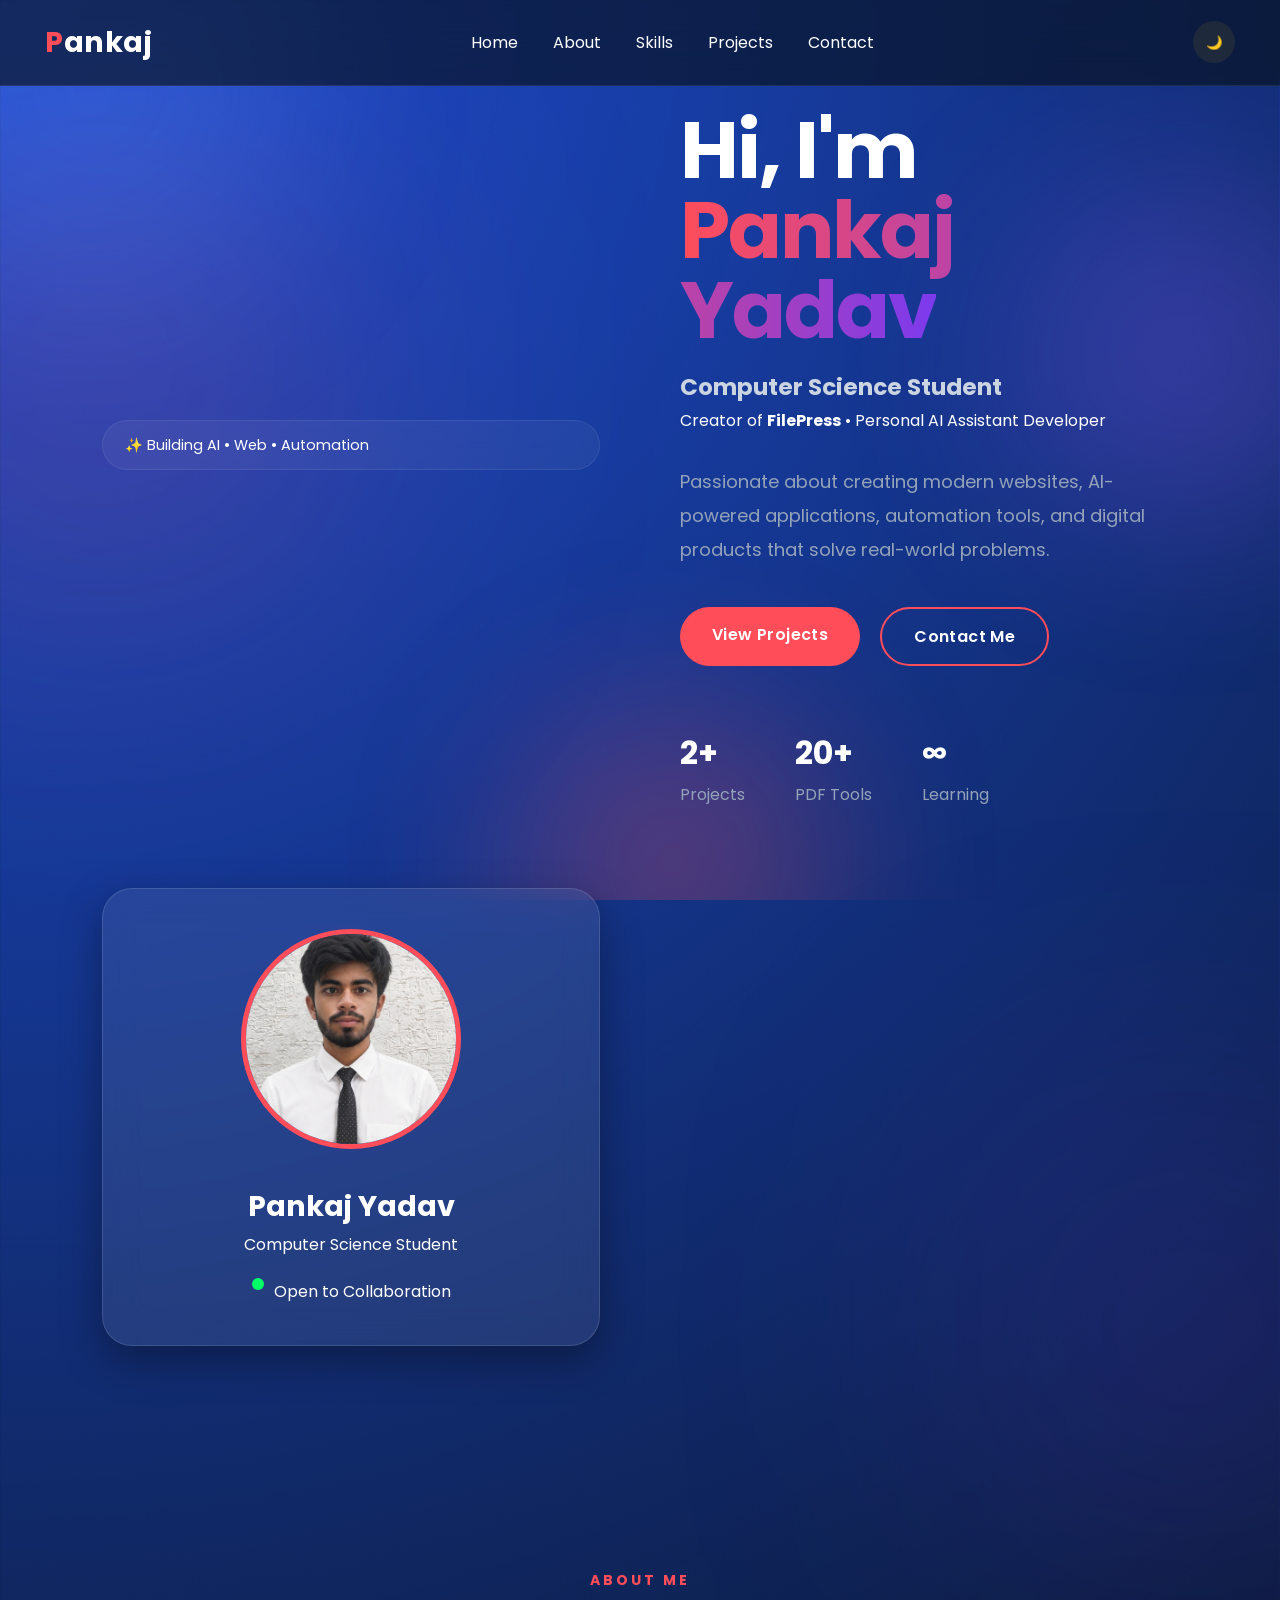
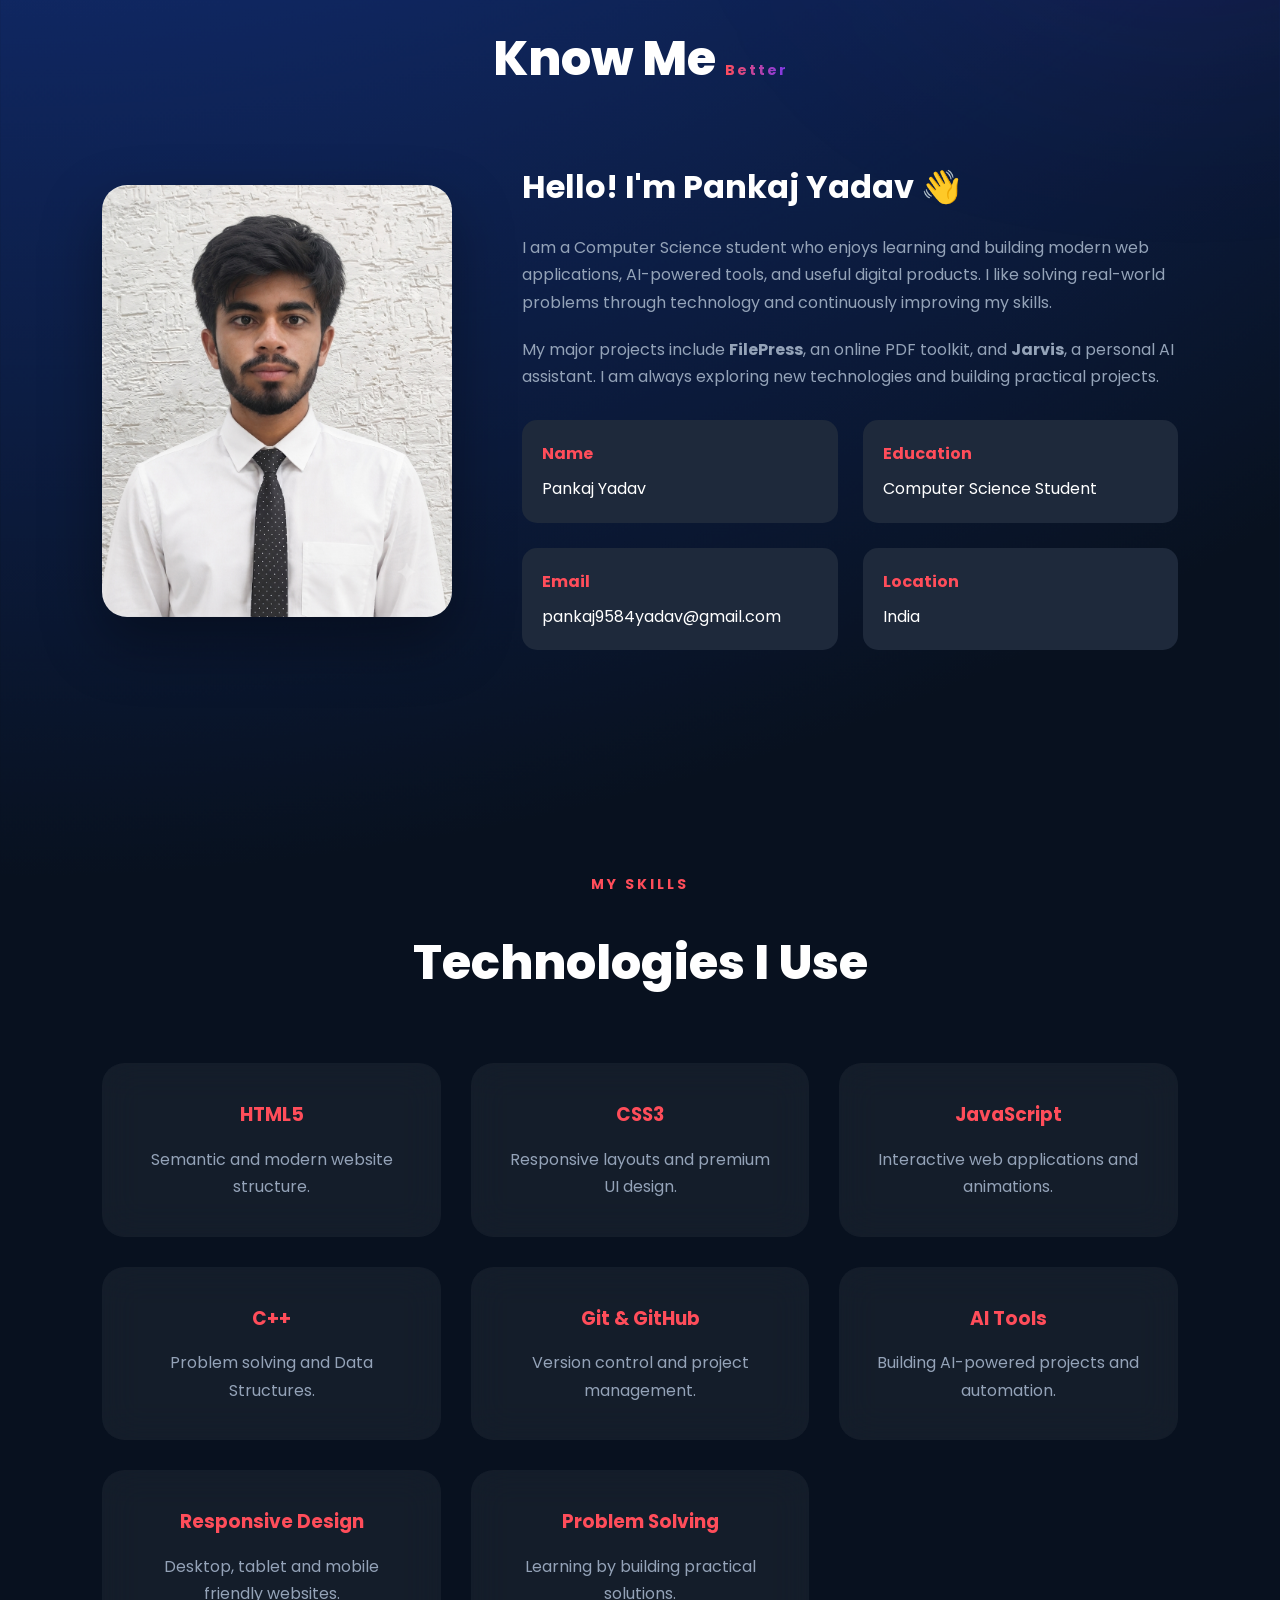
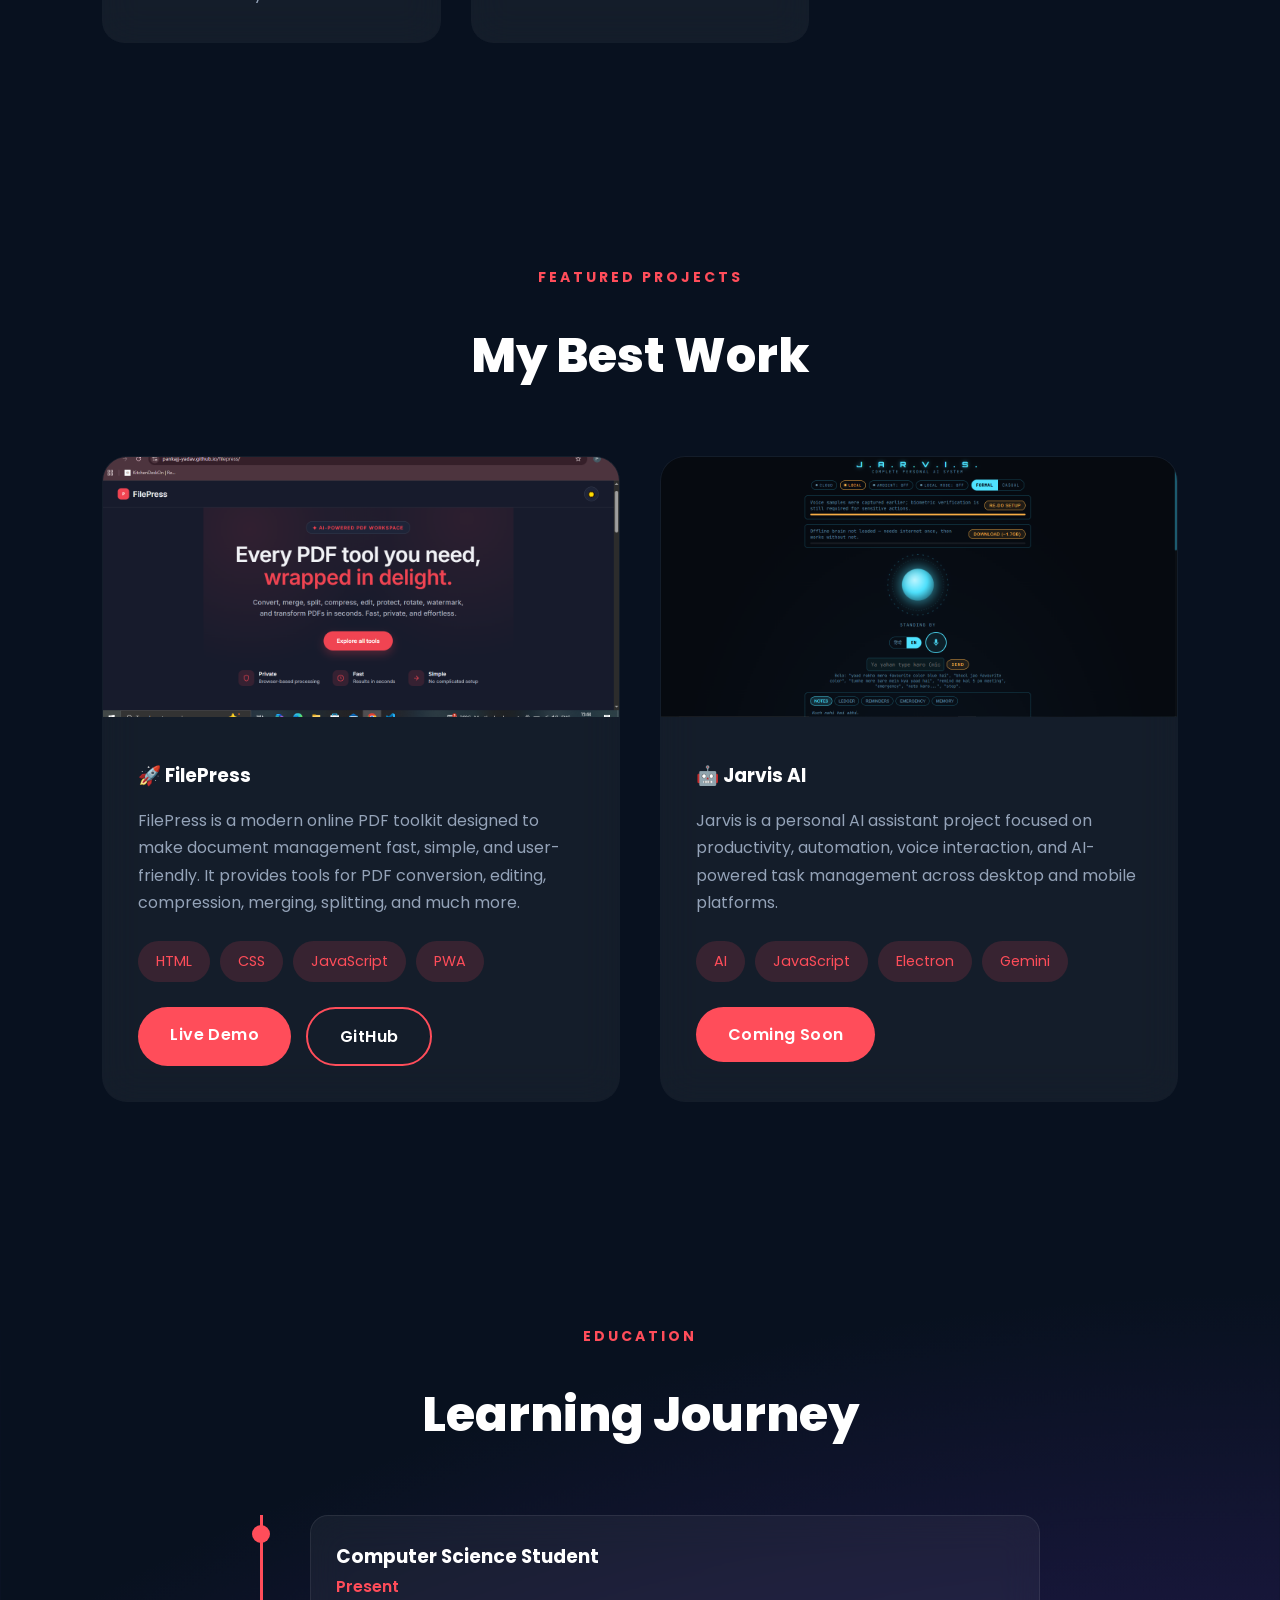
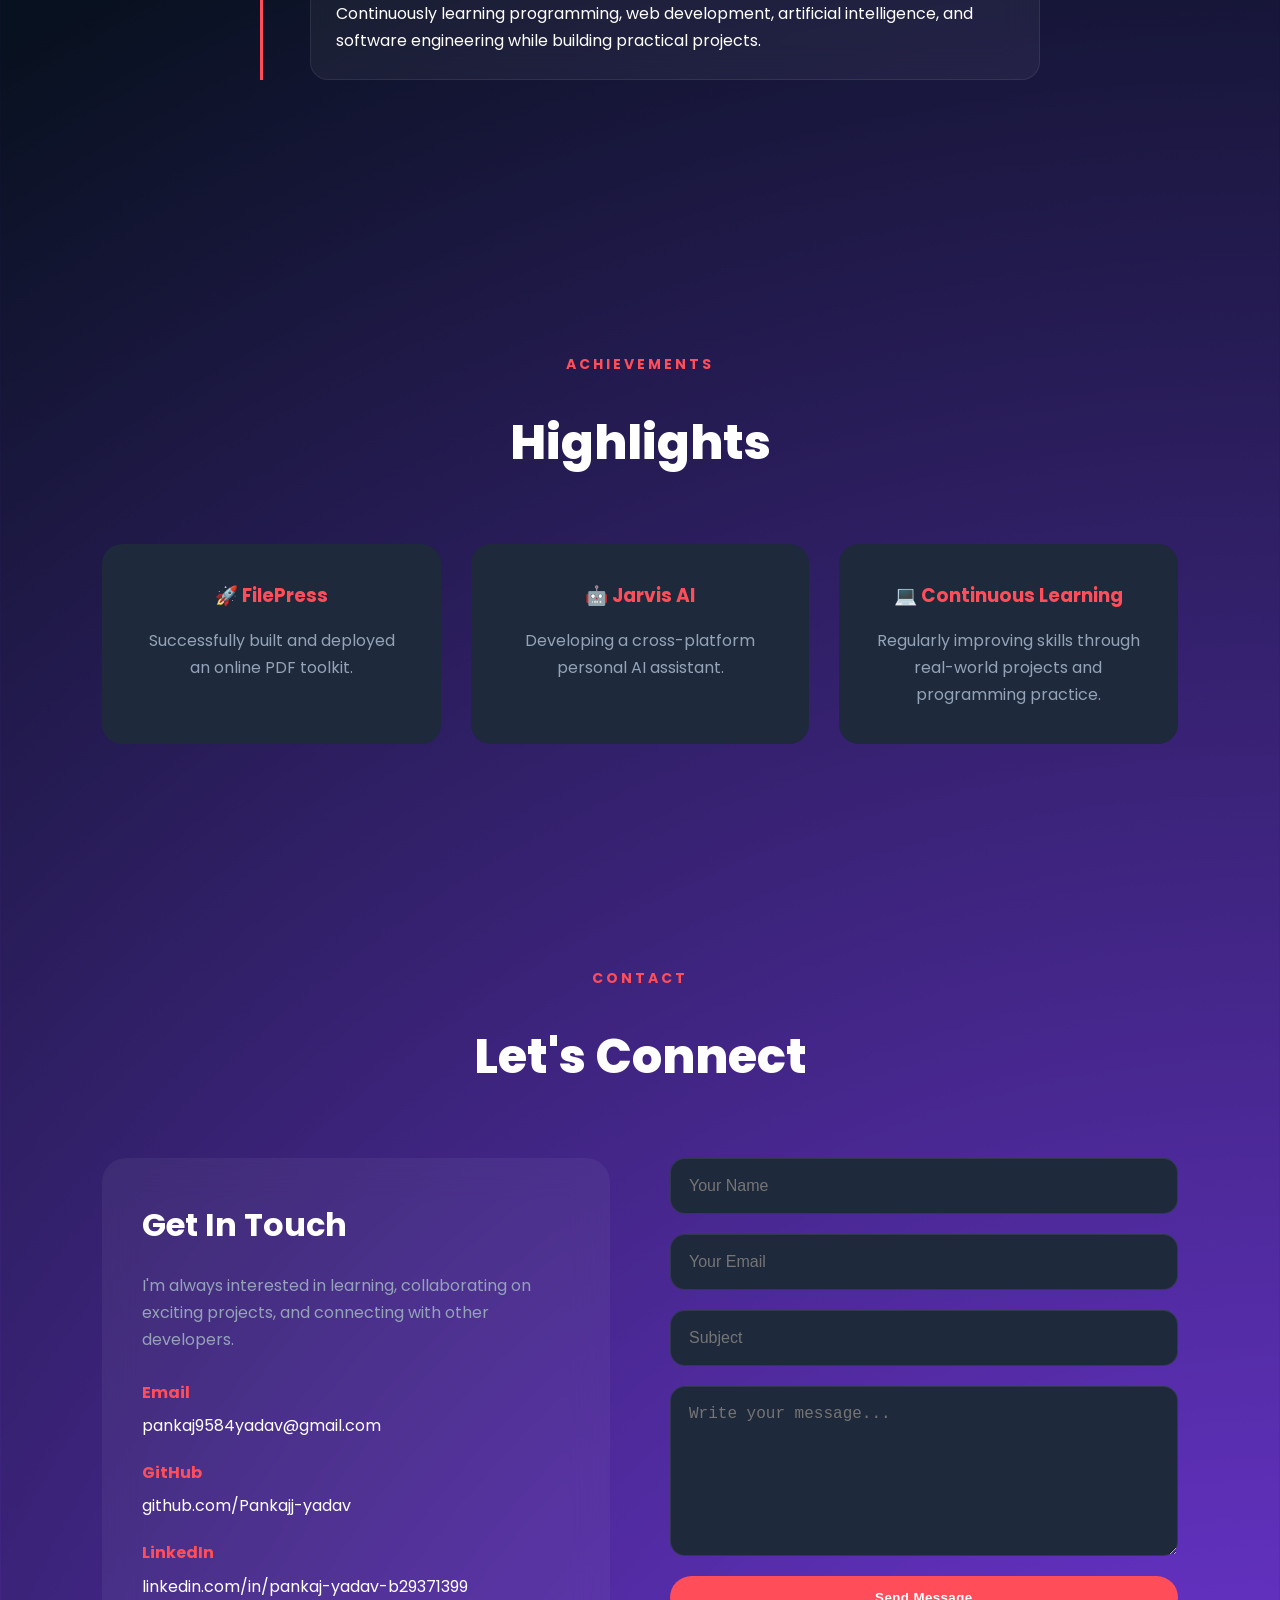
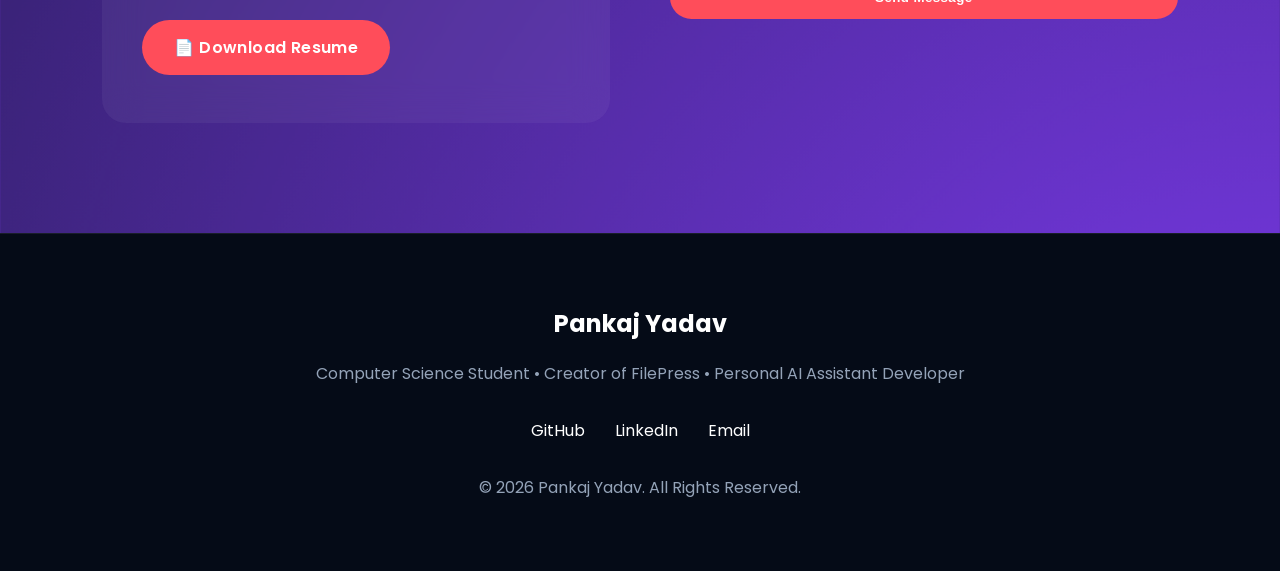
<file: index.html>
<!DOCTYPE html>
<html lang="en">

<head>
    <meta charset="UTF-8">
    <meta name="viewport" content="width=device-width, initial-scale=1.0">
    <link rel="icon" href="assets/favicon.png" type="image/png">

    <title>Pankaj Yadav | Portfolio</title>

    <meta name="description"
        content="Official portfolio of Pankaj Yadav - Computer Science Student, Creator of FilePress and Personal AI Assistant Developer.">

    <meta name="keywords" content="Pankaj Yadav, Portfolio, FilePress, AI, Web Developer, Computer Science Student">

    <meta name="author" content="Pankaj Yadav">

    <link rel="stylesheet" href="style.css">

    <link rel="icon" href="assets/favicon.png">

    <link rel="preconnect" href="https://fonts.googleapis.com">

    <link rel="preconnect" href="https://fonts.gstatic.com" crossorigin>

    <link href="https://fonts.googleapis.com/css2?family=Poppins:wght@300;400;500;600;700;800&display=swap"
        rel="stylesheet">
</head>

<body>
    <div class="bg-animation">
        <div class="blob blob1"></div>
        <div class="blob blob2"></div>
        <div class="blob blob3"></div>
    </div>

    <!--==================== NAVBAR ====================-->

    <header class="header">

        <nav class="navbar">

            <a href="#" class="logo">

                <span>P</span>ankaj

            </a>

            <ul class="nav-links">

                <li><a href="#home">Home</a></li>

                <li><a href="#about">About</a></li>

                <li><a href="#skills">Skills</a></li>

                <li><a href="#projects">Projects</a></li>

                <li><a href="#contact">Contact</a></li>

            </ul>

            <div class="nav-right">

                <button id="theme-toggle">

                    🌙

                </button>

                <div class="menu-btn">

                    ☰

                </div>

            </div>

        </nav>

    </header>

    <!--==================== HERO ====================-->

    <section class="hero" id="home">
        <div class="hero-badge">
            ✨ Building AI • Web • Automation
        </div>
        <div class="hero-left">


            <h1>
                Hi, I'm<br>
                <span>Pankaj Yadav</span>
            </h1>
            <h2>

                Computer Science Student

            </h2>

            <p>

                Creator of <strong>FilePress</strong> •
                Personal AI Assistant Developer

            </p>

            <p class="hero-description">

                Passionate about creating modern websites,
                AI-powered applications, automation tools,
                and digital products that solve real-world problems.

            </p>

            <div class="hero-buttons">

                <a href="#projects" class="primary-btn">

                    View Projects

                </a>

                <a href="#contact" class="secondary-btn">

                    Contact Me

                </a>

            </div>

            <div class="hero-stats">

                <div>

                    <h3>2+</h3>

                    <span>Projects</span>

                </div>

                <div>

                    <h3>20+</h3>

                    <span>PDF Tools</span>

                </div>

                <div>

                    <h3>∞</h3>

                    <span>Learning</span>

                </div>

            </div>

        </div>

        <div class="hero-right">

            <div class="profile-card">

                <img src="assets/profile.jpg" alt="Pankaj Yadav">

                <h3>Pankaj Yadav</h3>

                <p>Computer Science Student</p>

                <div class="status">

                    <span class="dot"></span>

                    Open to Collaboration

                </div>

            </div>

        </div>

    </section>


    <!-- ================= ABOUT ================= -->

    <section class="about section" id="about">

        <div class="section-title">

            <span>ABOUT ME</span>

            <h2>
                Know Me <span>Better</span>
            </h2>

        </div>
        <div class="about-container">

            <div class="about-image">

                <img src="assets/profile.jpg" alt="Pankaj Yadav">

            </div>

            <div class="about-content">

                <h3>Hello! I'm Pankaj Yadav 👋</h3>

                <p>

                    I am a Computer Science student who enjoys learning and building
                    modern web applications, AI-powered tools, and useful digital
                    products. I like solving real-world problems through technology
                    and continuously improving my skills.

                </p>

                <p>

                    My major projects include <strong>FilePress</strong>, an online
                    PDF toolkit, and <strong>Jarvis</strong>, a personal AI assistant.
                    I am always exploring new technologies and building practical
                    projects.

                </p>

                <div class="about-info">

                    <div>

                        <strong>Name</strong>

                        <span>Pankaj Yadav</span>

                    </div>

                    <div>

                        <strong>Education</strong>

                        <span>Computer Science Student</span>

                    </div>

                    <div>

                        <strong>Email</strong>

                        <span>pankaj9584yadav@gmail.com</span>

                    </div>

                    <div>

                        <strong>Location</strong>

                        <span>India</span>

                    </div>

                </div>

            </div>

        </div>

    </section>





    <!-- ================= SKILLS ================= -->

    <section class="skills section" id="skills">

        <div class="section-title">

            <span>MY SKILLS</span>

            <h2>Technologies I Use</h2>

        </div>

        <div class="skills-grid">

            <div class="skill-card">

                <h3>HTML5</h3>

                <p>Semantic and modern website structure.</p>

            </div>

            <div class="skill-card">

                <h3>CSS3</h3>

                <p>Responsive layouts and premium UI design.</p>

            </div>

            <div class="skill-card">

                <h3>JavaScript</h3>

                <p>Interactive web applications and animations.</p>

            </div>

            <div class="skill-card">

                <h3>C++</h3>

                <p>Problem solving and Data Structures.</p>

            </div>

            <div class="skill-card">

                <h3>Git & GitHub</h3>

                <p>Version control and project management.</p>

            </div>

            <div class="skill-card">

                <h3>AI Tools</h3>

                <p>Building AI-powered projects and automation.</p>

            </div>

            <div class="skill-card">

                <h3>Responsive Design</h3>

                <p>Desktop, tablet and mobile friendly websites.</p>

            </div>

            <div class="skill-card">

                <h3>Problem Solving</h3>

                <p>Learning by building practical solutions.</p>

            </div>

        </div>

    </section>
    <!-- ================= PROJECTS ================= -->

    <section class="projects section" id="projects">

        <div class="section-title">

            <span>FEATURED PROJECTS</span>

            <h2>My Best Work</h2>

        </div>

        <div class="projects-grid">

            <!-- FilePress -->

            <div class="project-card">

                <img src="assets/filepress.png" alt="FilePress">

                <div class="project-content">

                    <h3>🚀 FilePress</h3>

                    <p>

                        FilePress is a modern online PDF toolkit designed to make
                        document management fast, simple, and user-friendly. It
                        provides tools for PDF conversion, editing, compression,
                        merging, splitting, and much more.

                    </p>

                    <div class="project-tags">

                        <span>HTML</span>

                        <span>CSS</span>

                        <span>JavaScript</span>

                        <span>PWA</span>

                    </div>

                    <div class="project-buttons">

                        <a href="https://pankajj-yadav.github.io/filepress/" target="_blank" class="primary-btn">

                            Live Demo

                        </a>

                        <a href="https://github.com/Pankajj-yadav" target="_blank" class="secondary-btn">

                            GitHub

                        </a>

                    </div>

                </div>

            </div>



            <!-- Jarvis -->

            <div class="project-card">

                <img src="assets/jarvis.png" alt="Jarvis AI">

                <div class="project-content">

                    <h3>🤖 Jarvis AI</h3>

                    <p>

                        Jarvis is a personal AI assistant project focused on
                        productivity, automation, voice interaction, and AI-powered
                        task management across desktop and mobile platforms.

                    </p>

                    <div class="project-tags">

                        <span>AI</span>

                        <span>JavaScript</span>

                        <span>Electron</span>

                        <span>Gemini</span>

                    </div>

                    <div class="project-buttons">

                        <a href="#" class="primary-btn">

                            Coming Soon

                        </a>

                    </div>

                </div>

            </div>

        </div>

    </section>



    <!-- ================= EDUCATION ================= -->

    <section class="education section" id="education">

        <div class="section-title">

            <span>EDUCATION</span>

            <h2>Learning Journey</h2>

        </div>

        <div class="timeline">

            <div class="timeline-item">

                <div class="timeline-dot"></div>

                <div class="timeline-content">

                    <h3>Computer Science Student</h3>

                    <span>Present</span>

                    <p>

                        Continuously learning programming, web development,
                        artificial intelligence, and software engineering while
                        building practical projects.

                    </p>

                </div>

            </div>

        </div>

    </section>



    <!-- ================= ACHIEVEMENTS ================= -->

    <section class="achievements section">

        <div class="section-title">

            <span>ACHIEVEMENTS</span>

            <h2>Highlights</h2>

        </div>

        <div class="achievement-grid">

            <div class="achievement-card">

                <h3>🚀 FilePress</h3>

                <p>

                    Successfully built and deployed an online PDF toolkit.

                </p>

            </div>

            <div class="achievement-card">

                <h3>🤖 Jarvis AI</h3>

                <p>

                    Developing a cross-platform personal AI assistant.

                </p>

            </div>

            <div class="achievement-card">

                <h3>💻 Continuous Learning</h3>

                <p>

                    Regularly improving skills through real-world projects and
                    programming practice.

                </p>

            </div>

        </div>

    </section>
    <!-- ================= CONTACT ================= -->

    <section class="contact section" id="contact">

        <div class="section-title">

            <span>CONTACT</span>

            <h2>Let's Connect</h2>

        </div>

        <div class="contact-container">

            <div class="contact-info">

                <h3>Get In Touch</h3>

                <p>

                    I'm always interested in learning, collaborating on exciting
                    projects, and connecting with other developers.

                </p>

                <div class="contact-item">

                    <strong>Email</strong>

                    <a href="mailto:pankaj9584yadav@gmail.com">

                        pankaj9584yadav@gmail.com

                    </a>

                </div>

                <div class="contact-item">

                    <strong>GitHub</strong>

                    <a href="https://github.com/Pankajj-yadav" target="_blank">

                        github.com/Pankajj-yadav

                    </a>

                </div>

                <div class="contact-item">

                    <strong>LinkedIn</strong>

                    <a href="https://linkedin.com/in/pankaj-yadav-b29371399" target="_blank">

                        linkedin.com/in/pankaj-yadav-b29371399

                    </a>

                </div>

                <div class="contact-buttons">

                    <a href="assets/resume.pdf" class="primary-btn" download>

                        📄 Download Resume

                    </a>

                </div>

            </div>



            <form class="contact-form">

                <input type="text" placeholder="Your Name" required>

                <input type="email" placeholder="Your Email" required>

                <input type="text" placeholder="Subject" required>

                <textarea rows="6" placeholder="Write your message..." required></textarea>

                <button type="submit" class="primary-btn">

                    Send Message

                </button>

            </form>

        </div>

    </section>



    <!-- ================= FOOTER ================= -->

    <footer class="footer">

        <div class="footer-content">

            <h2>Pankaj Yadav</h2>

            <p>

                Computer Science Student • Creator of FilePress • Personal AI Assistant Developer

            </p>

            <div class="footer-social">

                <a href="https://github.com/Pankajj-yadav" target="_blank">

                    GitHub

                </a>

                <a href="https://linkedin.com/in/pankaj-yadav-b29371399" target="_blank">

                    LinkedIn

                </a>

                <a href="mailto:pankaj9584yadav@gmail.com">

                    Email

                </a>

            </div>

            <p class="copyright">

                © 2026 Pankaj Yadav. All Rights Reserved.

            </p>

        </div>

    </footer>



    <!-- ================= BACK TO TOP ================= -->

    <button id="backToTop">

        ↑

    </button>



    <script src="script.js"></script>

</body>

</html>
</file>
<file: style.css>
/* ==========================================
   GOOGLE FONT
========================================== */

@import url('https://fonts.googleapis.com/css2?family=Poppins:wght@300;400;500;600;700;800&display=swap');

/* ==========================================
   RESET
========================================== */

* {
    margin: 0;
    padding: 0;
    box-sizing: border-box;
    scroll-behavior: smooth;
}

html {
    scroll-behavior: smooth;
}

body {

    font-family: 'Poppins', sans-serif;

    background: #0f172a;

    color: #ffffff;

    overflow-x: hidden;

    line-height: 1.7;

}

/* ==========================================
   VARIABLES
========================================== */

:root {

    --primary: #ff4d5a;

    --secondary: #7c3aed;

    --dark: #0f172a;

    --card: #1e293b;

    --light: #ffffff;

    --gray: #94a3b8;

    --shadow: 0 15px 40px rgba(0, 0, 0, .35);

}

/* ==========================================
   COMMON
========================================== */

section {

    padding: 110px 8%;

}

.section-title {

    text-align: center;

    margin-bottom: 70px;

}

.section-title span {

    color: var(--primary);

    font-size: .9rem;

    letter-spacing: 2px;

    font-weight: 700;

}

.section-title h2 {

    font-size: 2.8rem;

    margin-top: 10px;

}

/* ==========================================
   NAVBAR
========================================== */

.header {

    position: fixed;

    width: 100%;

    top: 0;

    left: 0;

    z-index: 1000;

    backdrop-filter: blur(18px);

    background: rgba(15, 23, 42, .75);

}

.navbar {

    max-width: 1250px;

    margin: auto;

    padding: 18px 30px;

    display: flex;

    justify-content: space-between;

    align-items: center;

}

.logo {

    text-decoration: none;

    color: #fff;

    font-size: 1.6rem;

    font-weight: 700;

}

.logo span {

    color: var(--primary);

}

.nav-links {

    display: flex;

    gap: 35px;

    list-style: none;

}

.nav-links a {

    color: white;

    text-decoration: none;

    transition: .3s;

}

.nav-links a:hover {

    color: var(--primary);

}

.nav-right {

    display: flex;

    align-items: center;

    gap: 15px;

}

#theme-toggle {

    border: none;

    cursor: pointer;

    background: var(--card);

    color: white;

    width: 42px;

    height: 42px;

    border-radius: 50%;

}

.menu-btn {

    display: none;

}

/* ==========================================
   HERO
========================================== */

.hero {

    min-height: 100vh;

    display: grid;

    grid-template-columns: 1fr 1fr;

    align-items: center;

    gap: 70px;

}

.hero-tag {

    display: inline-block;

    padding: 10px 22px;

    border-radius: 50px;

    background: rgba(255, 255, 255, .08);

    margin-bottom: 25px;

}

.hero h1 {

    font-size: 4rem;

    line-height: 1.1;

}

.hero h1 span {

    color: var(--primary);

}

.hero h2 {

    margin-top: 18px;

    color: #cbd5e1;

}

.hero-description {

    margin-top: 25px;

    color: #94a3b8;

    max-width: 550px;

}

.hero-buttons {

    display: flex;

    gap: 20px;

    margin-top: 35px;

}

.primary-btn {

    padding: 14px 32px;

    border-radius: 50px;

    background: var(--primary);

    color: white;

    text-decoration: none;

    transition: .3s;

    display: inline-block;

}

.primary-btn:hover {

    transform: translateY(-5px);

}

.secondary-btn {

    padding: 14px 32px;

    border-radius: 50px;

    border: 2px solid var(--primary);

    color: white;

    text-decoration: none;

    transition: .3s;

}

.secondary-btn:hover {

    background: var(--primary);

}

.hero-stats {

    display: flex;

    gap: 50px;

    margin-top: 60px;

}

.hero-stats h3 {

    font-size: 2rem;

}

.hero-stats span {

    color: #94a3b8;

}

/* ==========================================
   PROFILE CARD
========================================== */

.profile-card {

    background: rgba(255, 255, 255, .08);

    backdrop-filter: blur(18px);

    padding: 40px;

    border-radius: 30px;

    text-align: center;

    box-shadow: var(--shadow);

}

.profile-card img {

    width: 220px;

    height: 220px;

    object-fit: cover;

    border-radius: 50%;

    border: 5px solid var(--primary);

}

.profile-card h3 {

    margin-top: 25px;

    font-size: 1.8rem;

}

.status {

    margin-top: 20px;

    display: flex;

    justify-content: center;

    gap: 10px;

}

.dot {

    width: 12px;

    height: 12px;

    background: #00ff66;

    border-radius: 50%;

}

/* ==========================================
   ABOUT
========================================== */

.about-container {

    display: grid;

    grid-template-columns: 350px 1fr;

    gap: 70px;

    align-items: center;

}

.about-image img {
    width: 100%;
    border-radius: 25px;
    box-shadow: 0 25px 60px rgba(0, 0, 0, .35);
    transition: .4s;
}

.about-image img:hover {
    transform: scale(1.03);
}

.about-content h3 {

    font-size: 2rem;

    margin-bottom: 20px;

}

.about-content p {

    color: var(--gray);

    margin-bottom: 20px;

}

.about-info {

    display: grid;

    grid-template-columns: repeat(2, 1fr);

    gap: 25px;

    margin-top: 30px;

}

.about-info div {

    background: var(--card);

    padding: 20px;

    border-radius: 15px;

}

.about-info strong {

    display: block;

    color: var(--primary);

    margin-bottom: 8px;

}

/* ==========================================
   SKILLS
========================================== */

.skills-grid {

    display: grid;

    grid-template-columns: repeat(auto-fit, minmax(250px, 1fr));

    gap: 30px;

}

.skill-card {

    background: var(--card);

    padding: 35px;

    border-radius: 20px;

    text-align: center;

    transition: .35s;

}

.skill-card:hover {

    transform: translateY(-10px);

    box-shadow: var(--shadow);

}

.skill-card h3 {

    margin-bottom: 15px;

    color: var(--primary);

}

.skill-card p {

    color: var(--gray);

}

/* ==========================================
   PROJECTS
========================================== */

.projects-grid {

    display: grid;

    grid-template-columns: repeat(auto-fit, minmax(300px, 1fr));

    gap: 40px;

    align-items: stretch;

}

.project-card {

    background: var(--card);

    border-radius: 25px;

    overflow: hidden;

    transition: .35s;

}

.project-card:hover {

    transform: translateY(-10px);

    box-shadow: var(--shadow);

}

.project-card img {

    width: 100%;

    height: 260px;

    object-fit: cover;

}

.project-content {

    padding: 30px;

}

.project-content h3 {

    margin-bottom: 15px;

}

.project-content p {

    color: var(--gray);

}

.project-tags {

    display: flex;

    flex-wrap: wrap;

    gap: 10px;

    margin: 25px 0;

}

.project-tags span {

    background: rgba(255, 77, 90, .15);

    color: var(--primary);

    padding: 8px 18px;

    border-radius: 50px;

    font-size: .9rem;

}

.project-buttons {

    display: flex;

    gap: 15px;

}

/* ==========================================
   EDUCATION
========================================== */

.timeline {

    position: relative;

    margin: auto;

    max-width: 800px;

}

.timeline::before {

    content: "";

    position: absolute;

    left: 20px;

    width: 3px;

    height: 100%;

    background: var(--primary);

}

.timeline-item {

    position: relative;

    margin-left: 70px;

    margin-bottom: 50px;

}

.timeline-dot {

    position: absolute;

    left: -58px;

    top: 10px;

    width: 18px;

    height: 18px;

    border-radius: 50%;

    background: var(--primary);

}

.timeline-content {

    background: rgba(255, 255, 255, .05);

    backdrop-filter: blur(18px);

    border: 1px solid rgba(255, 255, 255, .08);

    padding: 25px;

    border-radius: 18px;

}



.timeline-content span {

    color: var(--primary);

    font-weight: 600;

}

/* ==========================================
   ACHIEVEMENTS
========================================== */

.achievement-grid {

    display: grid;

    grid-template-columns: repeat(auto-fit, minmax(260px, 1fr));

    gap: 30px;

}

.achievement-card {

    background: var(--card);

    padding: 35px;

    border-radius: 20px;

    text-align: center;

    transition: .3s;

}

.achievement-card:hover {

    transform: translateY(-10px);

    box-shadow: var(--shadow);

}

.achievement-card h3 {

    color: var(--primary);

    margin-bottom: 15px;

}

.achievement-card p {

    color: var(--gray);

}

/* ==========================================
   CONTACT
========================================== */

.contact-container {

    display: grid;

    grid-template-columns: 1fr 1fr;

    gap: 60px;

    align-items: start;

}

.contact-info h3 {

    font-size: 2rem;

    margin-bottom: 20px;

}

.contact-info p {

    color: var(--gray);

    margin-bottom: 25px;

}

.contact-item {

    margin-bottom: 20px;

}

.contact-item strong {

    display: block;

    color: var(--primary);

    margin-bottom: 6px;

}

.contact-item a {

    color: white;

    text-decoration: none;

}

.contact-item a:hover {

    color: var(--primary);

}

.contact-form {

    display: flex;

    flex-direction: column;

    gap: 20px;

}

.contact-form input,

.contact-form textarea {

    background: var(--card);

    color: white;

    border: none;

    padding: 18px;

    border-radius: 15px;

    font-size: 1rem;

    outline: none;

}

.contact-form textarea {

    resize: vertical;

    min-height: 170px;

}

.contact-form button {

    cursor: pointer;

    border: none;

}

/* ==========================================
   FOOTER
========================================== */

.footer {

    background: #050b17;

    border-top: 1px solid rgba(255, 255, 255, .08);

    padding: 70px 8%;

    text-align: center;

}

.footer h2 {

    margin-bottom: 15px;

}

.footer p {

    color: var(--gray);

}

.footer-social {

    display: flex;

    justify-content: center;

    gap: 30px;

    margin: 30px 0;

}

.footer-social a {

    color: white;

    text-decoration: none;

    transition: .3s;

}

.footer-social a:hover {

    color: #ff4d5a;

    transform: translateY(-4px);

}

/* ==========================================
   BACK TO TOP
========================================== */

#backToTop {

    position: fixed;

    bottom: 30px;

    right: 30px;

    width: 55px;

    height: 55px;

    border: none;

    border-radius: 50%;

    background: var(--primary);

    color: white;

    font-size: 1.3rem;

    cursor: pointer;

    box-shadow: var(--shadow);

    transition: .3s;

}

#backToTop:hover {

    transform: translateY(-6px);

}

/* ==========================================
   RESPONSIVE
========================================== */

@media(max-width:992px) {

    .hero {

        grid-template-columns: 1fr;

        text-align: center;

    }

    .hero-description {

        margin: auto;

    }

    .hero-buttons {

        justify-content: center;

    }

    .hero-stats {

        justify-content: center;

    }

    .about-container {

        grid-template-columns: 1fr;

        text-align: center;

    }

    .about-info {

        grid-template-columns: 1fr;

    }

    .contact-container {

        grid-template-columns: 1fr;

    }

    .projects-grid {

        grid-template-columns: 1fr;

    }

}

@media(max-width:768px) {

    .nav-links {

        display: none;

    }

    .menu-btn {

        display: block;

        font-size: 1.7rem;

        cursor: pointer;

    }

    .hero h1 {

        font-size: 2.8rem;

    }

    .section-title h2 {

        font-size: 2rem;

    }

    .profile-card img {

        width: 170px;

        height: 170px;

    }

    .hero-stats {

        flex-direction: column;

        gap: 20px;

    }

    .footer-social {

        flex-direction: column;

        gap: 15px;

    }

}

@media(max-width:500px) {

    section {

        padding: 70px 20px;

    }

    .hero h1 {

        font-size: 2.2rem;

    }

    .primary-btn,

    .secondary-btn {

        display: block;

        width: 100%;

        text-align: center;

    }

    .hero-buttons {
        flex-direction: column;
        width: 100%;
        align-items: center;
    }

    .hero-buttons a {
        width: 100%;
        max-width: 280px;
    }

}

/* ==========================================
   MOBILE MENU
========================================== */

.show-menu {

    display: flex !important;

    flex-direction: column;

    position: absolute;

    top: 80px;

    left: 5%;

    width: 90%;

    background: #1e293b;

    padding: 20px;

    border-radius: 15px;

    box-shadow: 0 15px 35px rgba(0, 0, 0, .3);

}

/* ==========================================
   SCROLL ANIMATION
========================================== */

.skill-card,
.project-card,
.achievement-card,
.timeline-item,
.contact-container,
.about-container,
.section-title {

    opacity: 0;

    transform: translateY(40px);

    transition: .8s ease;

}

.show {

    opacity: 1;

    transform: translateY(0);

}

/* ==========================================
   BUTTON RIPPLE
========================================== */

.primary-btn {

    position: relative;

    overflow: hidden;

}

.ripple {

    position: absolute;

    border-radius: 50%;

    background: rgba(255, 255, 255, .35);

    transform: scale(0);

    animation: ripple .6s linear;

    pointer-events: none;

}

@keyframes ripple {

    to {

        transform: scale(4);

        opacity: 0;

    }

}

/* ==========================================
   LIGHT MODE
========================================== */

body.light-mode {

    background: #f5f7fb;

    color: #111827;

}

body.light-mode .header {

    background: rgba(255, 255, 255, .85);

}

body.light-mode .navbar a,
body.light-mode .logo {

    color: #111827;

}

body.light-mode .hero h2,
body.light-mode .about-content p,
body.light-mode .skill-card p,
body.light-mode .project-content p,
body.light-mode .achievement-card p,
body.light-mode .contact-info p,
body.light-mode .footer p {

    color: #475569;

}

body.light-mode .profile-card,
body.light-mode .skill-card,
body.light-mode .project-card,
body.light-mode .achievement-card,
body.light-mode .timeline-content,
body.light-mode .about-info div,
body.light-mode .contact-form input,
body.light-mode .contact-form textarea {

    background: #ffffff;

    color: #111827;

    box-shadow: 0 10px 30px rgba(0, 0, 0, .08);

}

body.light-mode .footer {

    background: #e5e7eb;

}

body.light-mode .footer a {

    color: #111827;

}

body.light-mode #theme-toggle {

    background: #ffffff;

    color: #111827;

}

/* ========= V2 HERO UPGRADE ========= */

body {
    background:
        radial-gradient(circle at top left, #1d4ed8 0%, transparent 35%),
        radial-gradient(circle at bottom right, #7c3aed 0%, transparent 35%),
        #08111f;
}

/* Background */

.bg-animation {
    position: fixed;
    inset: 0;
    overflow: hidden;
    z-index: -2;
}

.blob {
    position: absolute;
    border-radius: 50%;
    filter: blur(90px);
    opacity: .28;
    animation: floatBlob 14s ease-in-out infinite;
}

.blob1 {
    width: 420px;
    height: 420px;
    background: #3b82f6;
    top: -120px;
    left: -120px;
}

.blob2 {
    width: 350px;
    height: 350px;
    background: #8b5cf6;
    right: -80px;
    top: 180px;
}

.blob3 {
    width: 320px;
    height: 320px;
    background: #ff4d5a;
    bottom: -120px;
    left: 40%;
}

@keyframes floatBlob {

    0%,
    100% {
        transform: translateY(0);
    }

    50% {
        transform: translateY(-40px);
    }

}

/* Navbar */

.header {

    background: rgba(8, 17, 31, .65);
    backdrop-filter: blur(18px);
    border-bottom: 1px solid rgba(255, 255, 255, .08);

}

.logo {

    font-size: 1.8rem;
    letter-spacing: .5px;

}

.nav-links a {

    position: relative;

}

.nav-links a::after {

    content: "";
    position: absolute;
    left: 0;
    bottom: -6px;
    width: 0;
    height: 2px;
    background: #ff4d5a;
    transition: .35s;

}

.nav-links a:hover::after {

    width: 100%;

}

/* Hero */

.hero {

    min-height: 100vh;

}

.hero-badge {

    display: inline-block;
    padding: 10px 22px;
    background: rgba(255, 255, 255, .08);
    border: 1px solid rgba(255, 255, 255, .12);
    border-radius: 40px;
    margin-bottom: 25px;
    font-size: .9rem;
}

.hero h1 {

    font-size: 4.5rem;

}

.hero h1 span {
    background: linear-gradient(90deg, #ff4d5a, #7c3aed);
    background-clip: text;
    -webkit-background-clip: text;
    -webkit-text-fill-color: transparent;
    color: transparent;
}

.hero-buttons a {

    transition: .35s;

}

.primary-btn:hover {

    transform: translateY(-6px) scale(1.03);

    box-shadow: 0 20px 45px rgba(255, 77, 90, .35);

}

.secondary-btn:hover {

    transform: translateY(-6px);

}

/* Profile */

.profile-card {

    background: rgba(255, 255, 255, .08);
    border: 1px solid rgba(255, 255, 255, .12);

}

.profile-card img {

    transition: .4s;

}

.profile-card:hover img {

    transform: scale(1.05);

}

/* =========================
   SPRINT 2 - HERO UPGRADE
========================= */

.hero {
    min-height: 100vh;
    display: grid;
    grid-template-columns: 1fr 1fr;
    align-items: center;
    gap: 80px;
    position: relative;
    z-index: 2;
}

.hero-content h1 {
    font-size: 72px;
    line-height: 1.05;
    font-weight: 800;
    letter-spacing: -2px;
}

.hero-content p {
    font-size: 20px;
    line-height: 1.9;
    color: #b8bfd4;
    margin: 28px 0;
}

.hero-badge {
    display: inline-flex;
    align-items: center;
    gap: 10px;
    padding: 12px 22px;
    border-radius: 999px;
    background: rgba(255, 255, 255, .05);
    backdrop-filter: blur(12px);
    border: 1px solid rgba(255, 255, 255, .08);
    margin-bottom: 28px;
}

.hero-image {
    display: flex;
    justify-content: center;
    align-items: center;
}

.hero-image img {
    width: 370px;
    height: 370px;
    object-fit: cover;
    border-radius: 50%;
    border: 6px solid rgba(255, 77, 90, .9);
    box-shadow:
        0 0 50px rgba(255, 77, 90, .35),
        0 0 120px rgba(124, 58, 237, .25);
    transition: .5s;
}

.hero-image img:hover {
    transform: scale(1.05) rotate(-2deg);
}

.hero-buttons {
    display: flex;
    gap: 20px;
    margin-top: 40px;
    flex-wrap: wrap;
}

.hero-buttons a {
    transition: .35s;
}

.hero-buttons a:hover {
    transform: translateY(-6px);
}

.hero::before {
    content: "";
    position: absolute;
    width: 500px;
    height: 500px;
    border-radius: 50%;
    background: #ff4d5a33;
    filter: blur(140px);
    left: -150px;
    top: 120px;
    z-index: -1;
}

.hero::after {
    content: "";
    position: absolute;
    width: 420px;
    height: 420px;
    border-radius: 50%;
    background: #7c3aed30;
    filter: blur(140px);
    right: -120px;
    bottom: -80px;
    z-index: -1;
}

/* ===== Premium Section Title ===== */

.section-title {
    text-align: center;
    margin-bottom: 60px;
}

.section-title>span {
    display: inline-block;
    color: #ff4d5a;
    font-weight: 700;
    letter-spacing: 3px;
    font-size: 14px;
    margin-bottom: 15px;
    text-transform: uppercase;
}

.section-title h2 {
    font-size: 48px;
    font-weight: 800;
    color: #ffffff;
}

.section-title h2 span {
    background: linear-gradient(90deg, #ff4d5a, #7c3aed);
    background-clip: text;
    -webkit-background-clip: text;
    -webkit-text-fill-color: transparent;
}

/* ===== V2.1 PREMIUM HERO ===== */

.hero-left {
    animation: fadeLeft .8s ease;
}

.hero-right {
    animation: fadeRight .8s ease;
}

.hero-left h1 {
    font-size: 5rem;
    line-height: 1;
    letter-spacing: -2px;
}

@media (max-width: 992px) {
    .hero-left h1 {
        font-size: 3.5rem;
        line-height: 1.1;
        letter-spacing: -1px;
    }
}

@media (max-width: 768px) {
    .hero-left h1 {
        font-size: 2.8rem;
        line-height: 1.15;
        letter-spacing: -0.5px;
    }
}

@media (max-width: 480px) {
    .hero-left h1 {
        font-size: 2.3rem;
        line-height: 1.2;
        letter-spacing: 0;
    }
}

.hero-left h2 {
    font-size: 1.45rem;
    margin-top: 18px;
    color: #cbd5e1;
}

.hero-description {
    font-size: 18px;
    line-height: 1.9;
    margin-top: 30px;
    max-width: 600px;
}

.profile-card {
    border: 1px solid rgba(255, 255, 255, .12);
    transition: .4s;
}

.profile-card:hover {
    transform: translateY(-12px);
    box-shadow:
        0 25px 60px rgba(255, 77, 90, .18);
}

.project-card,
.skill-card,
.achievement-card {
    border: 1px solid transparent;
}

.project-card:hover,
.skill-card:hover,
.achievement-card:hover {
    border-color: #ff4d5a;
}

@keyframes fadeLeft {
    from {
        opacity: 0;
        transform: translateX(-60px);
    }

    to {
        opacity: 1;
        transform: none;
    }
}

@keyframes fadeRight {
    from {
        opacity: 0;
        transform: translateX(60px);
    }

    to {
        opacity: 1;
        transform: none;
    }
}

/* ===== PREMIUM SKILLS ===== */

.skill-card {
    background: rgba(255, 255, 255, .05);
    backdrop-filter: blur(18px);
    border-radius: 22px;
    transition: .35s;
}

.skill-card:hover {
    transform: translateY(-12px) scale(1.02);
    box-shadow: 0 20px 50px rgba(255, 77, 90, .20);
}

/* ===== PREMIUM PROJECTS ===== */

.project-card {
    background: rgba(255, 255, 255, .05);
    backdrop-filter: blur(18px);
}

.project-card img {
    transition: .45s;
}

.project-card:hover img {
    transform: scale(1.06);
}

.project-content {
    padding: 35px;
}

.project-tags span {
    transition: .3s;
}

.project-tags span:hover {
    background: #ff4d5a;
    color: #fff;
}

/* ===== PREMIUM CONTACT ===== */

.contact-form input,
.contact-form textarea {
    border: 1px solid rgba(255, 255, 255, .08);
    transition: .3s;
}

.contact-form input:focus,
.contact-form textarea:focus {
    border-color: #ff4d5a;
    box-shadow: 0 0 20px rgba(255, 77, 90, .18);
}

.contact-info {
    background: rgba(255, 255, 255, .05);
    backdrop-filter: blur(18px);
    padding: 40px;
    border-radius: 24px;
}

.footer-social a:hover {

    color: #ff4d5a;

    transform: translateY(-4px);

}

/* Paste here ↓↓↓ */

.primary-btn,
.secondary-btn {
    font-weight: 600;
    letter-spacing: .4px;
}

@media (max-width: 768px) {

    .navbar {
        padding: 15px 18px;
    }

    .logo {
        font-size: 1.5rem;
    }

}
</file>
